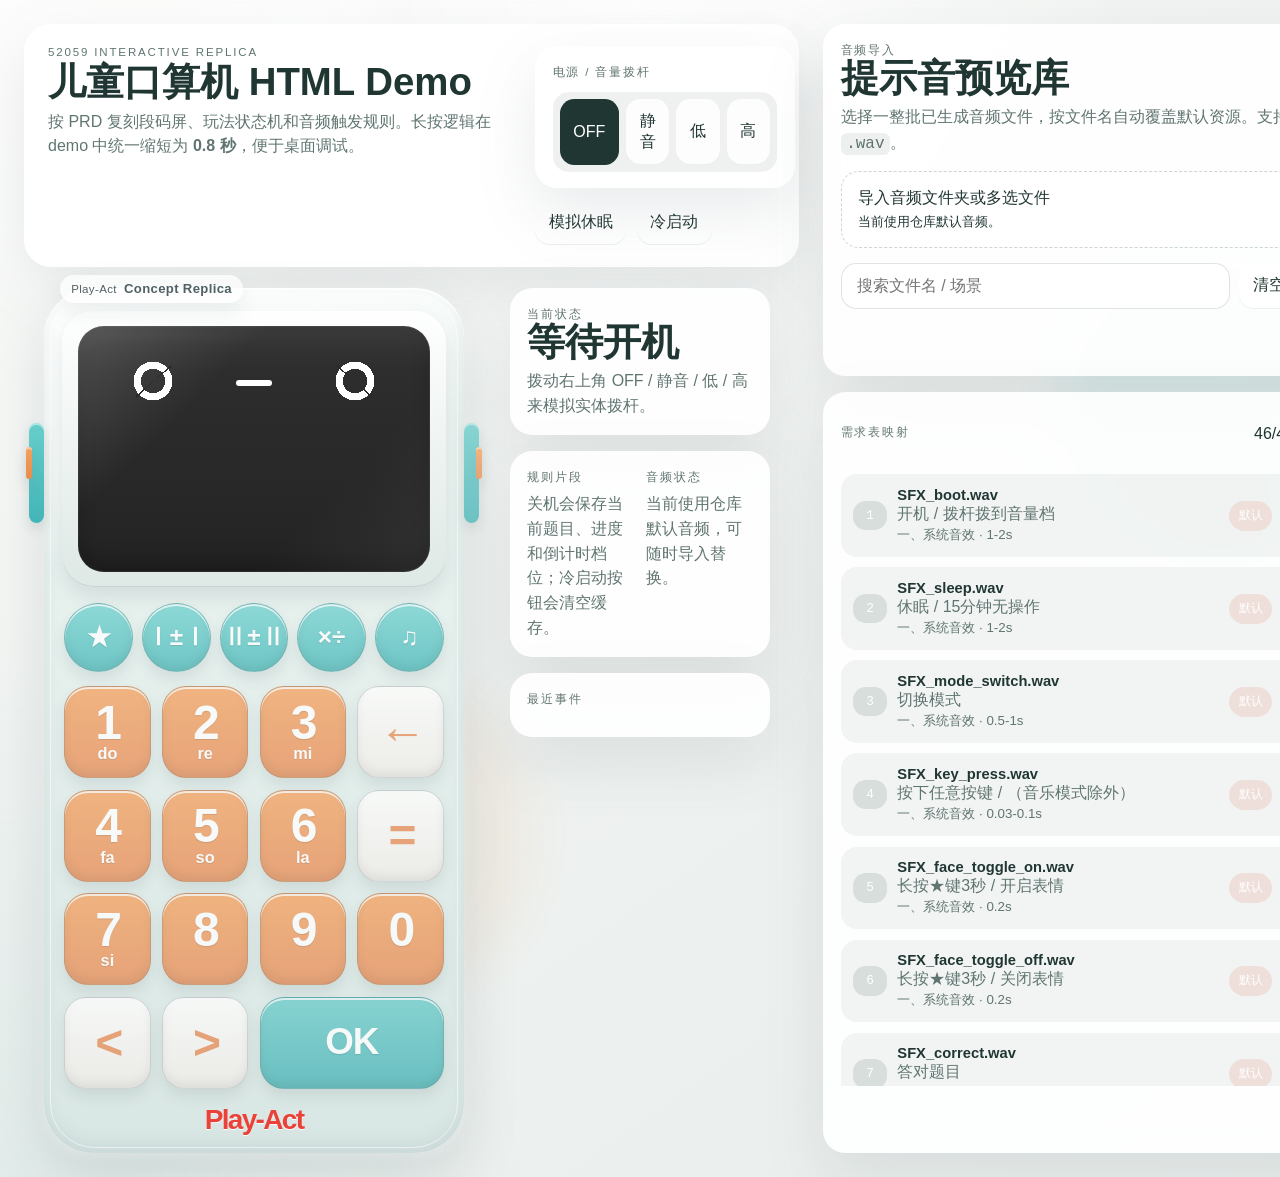
<file: demo/52059-toy/index.html>
<!DOCTYPE html>
<html lang="zh-CN">
  <head>
    <meta charset="UTF-8" />
    <meta name="viewport" content="width=device-width, initial-scale=1.0" />
    <title>儿童口算机 HTML Demo · 胡强斌 Chopper</title>
    <meta
      name="description"
      content="胡强斌 Chopper 使用 HTML/JS 构建的儿童口算机交互模拟器，复刻段码屏、玩法状态机和音频触发规则，用于产品研发评审。"
    />
    <link rel="canonical" href="https://me.chopperh.me/demo/52059-toy/" />
    <script type="application/ld+json">
      {
        "@context": "https://schema.org",
        "@type": "CreativeWork",
        "name": "儿童口算机 HTML Demo",
        "url": "https://me.chopperh.me/demo/52059-toy/",
        "author": {
          "@type": "Person",
          "name": "胡强斌",
          "alternateName": "Chopper",
          "url": "https://me.chopperh.me/"
        },
        "description": "儿童口算机交互模拟器，按 PRD 复刻段码屏、玩法状态机和音频触发规则，用于桌面调试与研发评审。",
        "keywords": ["AI 玩具", "产品原型", "交互模拟器", "HTML Demo"]
      }
    </script>
    <link rel="stylesheet" href="./styles.css" />
  </head>
  <body>
    <div class="ambient ambient-a"></div>
    <div class="ambient ambient-b"></div>
    <div class="ambient ambient-c"></div>

    <main class="app-shell">
      <section class="experience-column">
        <header class="topbar">
          <div>
            <p class="eyebrow">52059 Interactive Replica</p>
            <h1>儿童口算机 HTML Demo</h1>
            <p class="lead">
              按 PRD 复刻段码屏、玩法状态机和音频触发规则。长按逻辑在 demo
              中统一缩短为 <strong>0.8 秒</strong>，便于桌面调试。
            </p>
          </div>

          <div class="power-deck">
            <div class="power-card">
              <span class="card-label">电源 / 音量拨杆</span>
              <div class="volume-switch" id="volumeSwitch">
                <button data-volume="off" class="volume-stop is-active">OFF</button>
                <button data-volume="mute">静音</button>
                <button data-volume="low">低</button>
                <button data-volume="high">高</button>
              </div>
            </div>

            <div class="utility-actions">
              <button class="utility-button" id="sleepButton">模拟休眠</button>
              <button class="utility-button" id="coldBootButton">冷启动</button>
            </div>
          </div>
        </header>

        <section class="toy-stage">
          <article class="toy-shell" id="toyShell">
            <div class="toy-shell__badge">
              <span>Play-Act</span>
              <strong>Concept Replica</strong>
            </div>

            <div class="toy-side-decor toy-side-decor--left" aria-hidden="true">
              <span class="toy-side-decor__tab toy-side-decor__tab--teal"></span>
              <span class="toy-side-decor__tab toy-side-decor__tab--orange"></span>
            </div>

            <button class="toy-side-button" data-button="timer" title="倒计时 / 音乐模式">
              <span class="toy-side-button__tab"></span>
              <span class="toy-side-button__nub"></span>
            </button>

            <div class="display-bezel">
              <section class="lcd-screen" id="lcdScreen">
                <div class="sleep-mask" id="sleepMask">
                  <span>Sleeping</span>
                  <small>Press any key to wake</small>
                </div>

                <div class="face-row" id="faceRow">
                  <div class="eye eye-left" id="leftEye"></div>
                  <div class="mouth" id="mouth"></div>
                  <div class="eye eye-right" id="rightEye"></div>
                </div>

                <div class="status-row">
                  <div class="status-slot timer-slot" id="timerSlot">
                    <span class="status-glyph status-clock" aria-hidden="true"></span>
                    <span class="status-text" id="timerValue">--</span>
                  </div>

                  <div class="status-icons">
                    <div class="status-slot icon-slot" id="musicSlot">
                      <span class="status-glyph">♪</span>
                    </div>
                    <div class="status-slot icon-slot" id="gameSlot">
                      <span class="status-glyph">⚑</span>
                    </div>
                  </div>

                  <div class="status-slot progress-slot" id="progressSlot">
                    <span class="status-text" id="progressValue">0/50</span>
                  </div>
                </div>

                <div class="main-display" id="mainDisplay">
                  <div class="digit-cell" data-cell="D1"></div>
                  <div class="digit-cell" data-cell="D2"></div>
                  <div class="operator-cell" data-cell="OP1">
                    <span class="operator-glyph"></span>
                  </div>
                  <div class="digit-cell" data-cell="D3"></div>
                  <div class="digit-cell" data-cell="D4"></div>
                  <div class="operator-cell" data-cell="OP2">
                    <span class="operator-glyph"></span>
                  </div>
                  <div class="digit-cell wide" data-cell="D5"></div>
                  <div class="digit-cell wide" data-cell="D6"></div>
                  <div class="digit-cell wide" data-cell="D7"></div>
                </div>
              </section>
            </div>

            <section class="button-matrix">
              <div class="mode-row">
                <button class="toy-button toy-button--mode toy-button--round accent-mode" data-button="star">
                  <span class="toy-button__glyph">★</span>
                </button>
                <button class="toy-button toy-button--mode toy-button--round accent-mode" data-button="single">
                  <span class="toy-button__glyph">Ⅰ±Ⅰ</span>
                </button>
                <button class="toy-button toy-button--mode toy-button--round accent-mode" data-button="double">
                  <span class="toy-button__glyph">Ⅱ±Ⅱ</span>
                </button>
                <button class="toy-button toy-button--mode toy-button--round accent-mode" data-button="timesDivide">
                  <span class="toy-button__glyph">×÷</span>
                </button>
                <button class="toy-button toy-button--mode toy-button--round accent-mode" data-button="table99">
                  <span class="toy-button__glyph">♫</span>
                </button>
              </div>

              <div class="keypad-grid">
                <button class="toy-button toy-button--digit accent-number" data-button="digit-1">
                  <span class="toy-button__number">1</span>
                  <span class="toy-button__note">do</span>
                </button>
                <button class="toy-button toy-button--digit accent-number" data-button="digit-2">
                  <span class="toy-button__number">2</span>
                  <span class="toy-button__note">re</span>
                </button>
                <button class="toy-button toy-button--digit accent-number" data-button="digit-3">
                  <span class="toy-button__number">3</span>
                  <span class="toy-button__note">mi</span>
                </button>
                <button class="toy-button toy-button--function accent-white" data-button="backspace">
                  <span class="toy-button__glyph toy-button__glyph--function">←</span>
                </button>

                <button class="toy-button toy-button--digit accent-number" data-button="digit-4">
                  <span class="toy-button__number">4</span>
                  <span class="toy-button__note">fa</span>
                </button>
                <button class="toy-button toy-button--digit accent-number" data-button="digit-5">
                  <span class="toy-button__number">5</span>
                  <span class="toy-button__note">so</span>
                </button>
                <button class="toy-button toy-button--digit accent-number" data-button="digit-6">
                  <span class="toy-button__number">6</span>
                  <span class="toy-button__note">la</span>
                </button>
                <button class="toy-button toy-button--function accent-white" data-button="equal">
                  <span class="toy-button__glyph toy-button__glyph--function">=</span>
                </button>

                <button class="toy-button toy-button--digit accent-number" data-button="digit-7">
                  <span class="toy-button__number">7</span>
                  <span class="toy-button__note">si</span>
                </button>
                <button class="toy-button toy-button--digit accent-number" data-button="digit-8">
                  <span class="toy-button__number">8</span>
                  <span class="toy-button__note toy-button__note--empty">&nbsp;</span>
                </button>
                <button class="toy-button toy-button--digit accent-number" data-button="digit-9">
                  <span class="toy-button__number">9</span>
                  <span class="toy-button__note toy-button__note--empty">&nbsp;</span>
                </button>
                <button class="toy-button toy-button--digit accent-number" data-button="digit-0">
                  <span class="toy-button__number">0</span>
                  <span class="toy-button__note toy-button__note--empty">&nbsp;</span>
                </button>

                <button class="toy-button toy-button--function accent-white" data-button="less">
                  <span class="toy-button__glyph toy-button__glyph--function">&lt;</span>
                </button>
                <button class="toy-button toy-button--function accent-white" data-button="greater">
                  <span class="toy-button__glyph toy-button__glyph--function">&gt;</span>
                </button>
                <button class="toy-button toy-button--ok accent-ok" data-button="ok">
                  <span class="toy-button__ok">OK</span>
                </button>
              </div>
            </section>

            <div class="toy-logo" aria-hidden="true">Play-Act</div>
          </article>

          <aside class="info-column">
            <section class="info-card">
              <span class="card-label">当前状态</span>
              <h2 id="modeTitle">等待开机</h2>
              <p id="modeSubtitle">拨动右上角 OFF / 静音 / 低 / 高 来模拟实体拨杆。</p>
            </section>

            <section class="info-card split">
              <div>
                <span class="card-label">规则片段</span>
                <p id="ruleHint">休眠和关机会保存会话，冷启动会清空本地缓存。</p>
              </div>
              <div>
                <span class="card-label">音频状态</span>
                <p id="audioHint">默认读取仓库里已有的 52059 音频，可用右侧导入覆盖。</p>
              </div>
            </section>

            <section class="info-card">
              <span class="card-label">最近事件</span>
              <ul class="event-log" id="eventLog"></ul>
            </section>
          </aside>
        </section>
      </section>

      <aside class="audio-column">
        <section class="audio-card">
          <span class="card-label">音频导入</span>
          <h2>提示音预览库</h2>
          <p class="card-copy">
            选择一整批已生成音频文件，按文件名自动覆盖默认资源。支持
            <code>.mp3</code> / <code>.wav</code>。
          </p>

          <label class="file-drop">
            <input id="audioImport" type="file" multiple webkitdirectory />
            <span>导入音频文件夹或多选文件</span>
            <small id="audioImportSummary">当前使用仓库默认音频。</small>
          </label>

          <div class="audio-toolbar">
            <input id="audioSearch" type="search" placeholder="搜索文件名 / 场景" />
            <button class="utility-button" id="clearImportedAudio">清空导入覆盖</button>
          </div>
        </section>

        <section class="audio-card audio-card--table">
          <div class="audio-table-head">
            <span class="card-label">需求表映射</span>
            <p id="audioStats">加载中...</p>
          </div>
          <div class="audio-table" id="audioTable"></div>
        </section>
      </aside>
    </main>

    <script src="./audio-data.generated.js"></script>
    <script src="./app.js"></script>
  </body>
</html>
</file>
<file: demo/52059-toy/styles.css>
:root {
  --bg: #f4f5f3;
  --bg-deep: #dce5e4;
  --ink: #203633;
  --muted: #607571;
  --paper: rgba(255, 255, 255, 0.9);
  --toy-shell: #eef6f3;
  --toy-shell-deep: #d9e7e4;
  --toy-shadow: rgba(121, 137, 144, 0.24);
  --screen-bg: #2a2a2a;
  --screen-bg-deep: #1f1f1f;
  --segment-off: rgba(255, 255, 255, 0.12);
  --segment-on: #ffffff;
  --accent-red: #ea4239;
  --accent-teal: #59c0bf;
  --accent-teal-deep: #3eaab0;
  --accent-orange: #f5a05c;
  --accent-orange-deep: #e98a52;
  --accent-white: #fffdfa;
  --button-border: rgba(41, 57, 65, 0.24);
  --panel-shadow: 0 24px 60px rgba(107, 123, 130, 0.15);
  --mono: "Menlo", "Monaco", monospace;
  --sans: "Avenir Next Rounded", "Avenir Next", "Trebuchet MS", "Gill Sans", sans-serif;
}

* {
  box-sizing: border-box;
}

body {
  margin: 0;
  min-height: 100vh;
  font-family: var(--sans);
  color: var(--ink);
  background:
    radial-gradient(circle at top center, rgba(255, 255, 255, 0.95), transparent 36%),
    radial-gradient(circle at bottom left, rgba(172, 213, 210, 0.18), transparent 30%),
    linear-gradient(145deg, #f9faf8, #eff2f0 46%, #e9eeec);
  overflow-x: hidden;
}

button,
input {
  font: inherit;
}

.ambient {
  position: fixed;
  border-radius: 999px;
  pointer-events: none;
  filter: blur(22px);
  opacity: 0.62;
}

.ambient-a {
  width: 32rem;
  height: 32rem;
  background: rgba(255, 255, 255, 0.82);
  left: -8rem;
  top: -12rem;
}

.ambient-b {
  width: 20rem;
  height: 20rem;
  background: rgba(88, 192, 191, 0.18);
  right: -6rem;
  top: 16rem;
}

.ambient-c {
  width: 22rem;
  height: 22rem;
  background: rgba(245, 160, 92, 0.14);
  left: 14%;
  bottom: -7rem;
}

.app-shell {
  position: relative;
  display: grid;
  grid-template-columns: minmax(0, 1.7fr) minmax(320px, 0.95fr);
  gap: 1.5rem;
  padding: 1.5rem;
}

.experience-column,
.audio-column {
  min-width: 0;
}

.topbar {
  display: flex;
  justify-content: space-between;
  gap: 1.5rem;
  padding: 1.4rem 1.5rem;
  border-radius: 1.7rem;
  background: var(--paper);
  box-shadow: var(--panel-shadow);
  backdrop-filter: blur(12px);
}

.eyebrow,
.card-label {
  margin: 0 0 0.25rem;
  font-size: 0.72rem;
  letter-spacing: 0.16em;
  text-transform: uppercase;
  color: var(--muted);
}

.topbar h1,
.audio-card h2,
.info-card h2 {
  margin: 0;
  font-size: clamp(1.4rem, 3vw, 2.6rem);
  line-height: 1.04;
}

.lead,
.card-copy,
.info-card p {
  margin: 0.45rem 0 0;
  color: var(--muted);
  line-height: 1.55;
}

.power-deck {
  display: grid;
  gap: 0.75rem;
  min-width: 240px;
}

.power-card,
.info-card,
.audio-card {
  padding: 1rem 1.1rem;
  border-radius: 1.4rem;
  background: var(--paper);
  box-shadow: var(--panel-shadow);
  backdrop-filter: blur(12px);
}

.volume-switch {
  display: grid;
  grid-template-columns: repeat(4, 1fr);
  gap: 0.45rem;
  margin-top: 0.7rem;
  padding: 0.45rem;
  border-radius: 1rem;
  background: rgba(31, 67, 53, 0.07);
}

.volume-switch button,
.utility-button,
.toy-button {
  border: 0;
  cursor: pointer;
  transition:
    transform 160ms ease,
    box-shadow 160ms ease,
    background 160ms ease,
    color 160ms ease,
    opacity 160ms ease;
}

.volume-switch button,
.utility-button {
  padding: 0.75rem 0.85rem;
  border-radius: 0.9rem;
  background: rgba(255, 255, 255, 0.84);
  color: var(--ink);
  box-shadow: inset 0 -1px 0 rgba(31, 67, 53, 0.08);
}

.volume-switch button.is-active {
  background: var(--ink);
  color: white;
}

.utility-actions {
  display: flex;
  gap: 0.65rem;
}

.utility-button:hover,
.volume-switch button:hover,
.toy-button:hover,
.file-drop:hover {
  transform: translateY(-1px);
}

.toy-stage {
  display: grid;
  grid-template-columns: minmax(360px, 460px) minmax(260px, 0.72fr);
  gap: 1.6rem;
  align-items: start;
  margin-top: 1.3rem;
}

.toy-shell {
  position: relative;
  width: min(100%, 420px);
  margin: 0 auto;
  padding: 1.4rem 1.15rem 1.1rem;
  border-radius: 3.1rem;
  background:
    linear-gradient(160deg, rgba(255, 255, 255, 0.96) 0%, rgba(255, 255, 255, 0.48) 18%, transparent 28%),
    linear-gradient(180deg, var(--toy-shell), var(--toy-shell-deep));
  box-shadow:
    inset 0 2px 0 rgba(255, 255, 255, 0.9),
    inset 0 -10px 16px rgba(141, 159, 165, 0.18),
    0 24px 52px var(--toy-shadow),
    0 4px 10px rgba(255, 255, 255, 0.58);
}

.toy-shell::before {
  content: "";
  position: absolute;
  inset: 0.35rem;
  border-radius: 2.8rem;
  border: 1px solid rgba(255, 255, 255, 0.56);
  pointer-events: none;
}

.toy-shell__badge {
  position: absolute;
  top: -0.8rem;
  left: 1rem;
  display: inline-flex;
  align-items: baseline;
  gap: 0.45rem;
  padding: 0.38rem 0.7rem;
  border-radius: 999px;
  color: rgba(42, 62, 68, 0.82);
  background: rgba(255, 255, 255, 0.72);
  box-shadow: 0 10px 20px rgba(116, 128, 134, 0.12);
  font-size: 0.72rem;
  letter-spacing: 0.03em;
  z-index: 4;
}

.toy-shell__badge strong {
  font-size: 0.82rem;
}

.toy-side-decor,
.toy-side-button {
  position: absolute;
  top: 8.4rem;
  z-index: 3;
}

.toy-side-decor--left {
  left: -0.92rem;
  width: 1.5rem;
  pointer-events: none;
}

.toy-side-decor__tab {
  position: absolute;
  display: block;
  border-radius: 999px;
  box-shadow:
    inset 0 2px 0 rgba(255, 255, 255, 0.45),
    0 6px 12px rgba(114, 128, 134, 0.22);
}

.toy-side-decor__tab--teal {
  top: 0;
  left: 0;
  width: 0.95rem;
  height: 6.3rem;
  background: linear-gradient(180deg, #67ceca, #43b4b7);
}

.toy-side-decor__tab--orange {
  top: 1.55rem;
  left: -0.22rem;
  width: 0.36rem;
  height: 2rem;
  background: linear-gradient(180deg, #f5a15c, #e68b4d);
}

.toy-side-button {
  right: -0.92rem;
  min-height: 0;
  padding: 0;
  background: transparent;
  border: 0;
  cursor: pointer;
  transition: transform 160ms ease, opacity 160ms ease;
}

.toy-side-button__tab,
.toy-side-button__nub {
  display: block;
  border-radius: 999px;
  box-shadow:
    inset 0 2px 0 rgba(255, 255, 255, 0.45),
    0 6px 12px rgba(114, 128, 134, 0.22);
}

.toy-side-button__tab {
  width: 0.95rem;
  height: 6.3rem;
  background: linear-gradient(180deg, #67ceca, #43b4b7);
}

.toy-side-button__nub {
  position: absolute;
  top: 1.55rem;
  right: -0.22rem;
  width: 0.36rem;
  height: 2rem;
  background: linear-gradient(180deg, #f5a15c, #e68b4d);
}

.display-bezel {
  position: relative;
  padding: 0.95rem;
  border-radius: 2rem;
  background:
    linear-gradient(180deg, rgba(255, 255, 255, 0.92), rgba(222, 232, 229, 0.96));
  box-shadow:
    inset 0 2px 0 rgba(255, 255, 255, 0.95),
    inset 0 -1px 0 rgba(145, 161, 166, 0.3),
    0 10px 18px rgba(126, 142, 150, 0.18);
}

.lcd-screen {
  position: relative;
  min-height: 246px;
  padding: 0.92rem 0.96rem 0.78rem;
  overflow: hidden;
  border-radius: 1.62rem;
  background:
    linear-gradient(180deg, rgba(255, 255, 255, 0.08), transparent 18%),
    linear-gradient(180deg, var(--screen-bg), var(--screen-bg-deep));
  box-shadow:
    inset 0 0 0 1px rgba(255, 255, 255, 0.06),
    inset 0 14px 20px rgba(255, 255, 255, 0.02),
    inset 0 -12px 18px rgba(0, 0, 0, 0.22);
}

.lcd-screen.is-off {
  background:
    linear-gradient(180deg, rgba(255, 255, 255, 0.04), transparent 18%),
    linear-gradient(180deg, #303030, #232323);
}

.toy-shell.is-off .toy-button,
.toy-shell.is-off .toy-side-button {
  opacity: 0.74;
}

.lcd-screen::before {
  content: "";
  position: absolute;
  inset: 0;
  background: linear-gradient(135deg, rgba(255, 255, 255, 0.16), transparent 32%, transparent 70%, rgba(255, 255, 255, 0.06));
  pointer-events: none;
}

.sleep-mask {
  position: absolute;
  inset: 0;
  display: none;
  align-items: center;
  justify-content: center;
  flex-direction: column;
  gap: 0.4rem;
  background: rgba(17, 34, 28, 0.82);
  color: rgba(238, 247, 228, 0.95);
  letter-spacing: 0.08em;
  z-index: 3;
}

.sleep-mask.is-visible {
  display: flex;
}

.sleep-mask span {
  font-size: 1.45rem;
}

.sleep-mask small {
  opacity: 0.74;
}

.face-row {
  display: grid;
  grid-template-columns: 1fr auto 1fr;
  align-items: center;
  gap: 0.32rem;
  min-height: 82px;
  margin-bottom: 0.58rem;
  padding: 0 0.15rem;
}

.eye,
.mouth {
  position: relative;
  justify-self: center;
}

.eye {
  width: 64px;
  height: 48px;
}

.eye::before,
.eye::after,
.mouth::before,
.mouth::after {
  content: "";
  position: absolute;
}

.face-row.mood-idle .eye::before {
  inset: 2px 7px;
  border-radius: 50%;
  background:
    conic-gradient(from -24deg, transparent 0 72deg, var(--screen-bg) 72deg 77deg, transparent 77deg 248deg, var(--screen-bg) 248deg 253deg, transparent 253deg 360deg),
    radial-gradient(circle at center, transparent 0 37%, var(--segment-on) 37% 58%, transparent 58%);
}

.face-row.mood-idle .eye::after {
  display: none;
}

.face-row.mood-idle .eye-right::before {
  transform: scaleX(-1);
}

.face-row.mood-happy .eye,
.face-row.mood-sad .eye {
  width: 58px;
  height: 34px;
}

.face-row.mood-happy .eye::before,
.face-row.mood-sad .eye::before {
  left: 5px;
  right: 5px;
  border: 7px solid var(--segment-on);
}

.face-row.mood-happy .eye::before {
  top: 4px;
  bottom: 2px;
  border-bottom: 0;
  border-radius: 999px 999px 0 0 / 100% 100% 0 0;
}

.face-row.mood-happy .eye-left::before {
  transform: rotate(-5deg);
}

.face-row.mood-happy .eye-right::before {
  transform: rotate(5deg);
}

.face-row.mood-sad .eye::before {
  top: 0;
  bottom: 5px;
  border-top: 0;
  border-radius: 0 0 999px 999px / 0 0 100% 100%;
}

.face-row.mood-sad .eye-left::before {
  transform: rotate(-10deg);
  transform-origin: center top;
}

.face-row.mood-sad .eye-right::before {
  transform: rotate(10deg);
  transform-origin: center top;
}

.mouth {
  width: 76px;
  height: 36px;
}

.face-row.mood-idle .mouth::before {
  left: 20px;
  right: 20px;
  top: 17px;
  height: 6px;
  border-radius: 999px;
  background: var(--segment-on);
}

.face-row.mood-happy .mouth::before,
.face-row.mood-sad .mouth::before {
  border-radius: 999px;
}

.face-row.mood-happy .mouth::before {
  left: 8px;
  right: 8px;
  top: 1px;
  height: 24px;
  border: 6px solid transparent;
  border-bottom-color: var(--segment-on);
}

.face-row.mood-sad .mouth::before {
  left: 24px;
  right: 24px;
  top: 14px;
  height: 12px;
  border: 5px solid transparent;
  border-top-color: var(--segment-on);
}

.face-row.is-hidden {
  opacity: 0;
}

.status-row {
  display: grid;
  grid-template-columns: 1fr auto 1fr;
  align-items: center;
  gap: 0.42rem;
  min-height: 26px;
  margin-bottom: 0.94rem;
  padding: 0 0.08rem;
  font-family: var(--mono);
  color: var(--segment-on);
}

.status-slot {
  display: inline-flex;
  align-items: center;
  gap: 0.28rem;
  min-height: 24px;
  opacity: 0;
}

.status-slot.is-visible {
  opacity: 1;
}

.status-icons {
  display: flex;
  gap: 0.6rem;
}

.status-glyph {
  position: relative;
  display: inline-flex;
  align-items: center;
  justify-content: center;
  width: 0.92rem;
  height: 0.92rem;
  font-size: 0.86rem;
  line-height: 1;
}

.status-clock {
  color: transparent;
}

.status-clock::before {
  content: "";
  position: absolute;
  inset: 0;
  border: 2px solid var(--segment-on);
  border-radius: 50%;
  box-sizing: border-box;
}

.status-clock::after {
  content: "";
  position: absolute;
  inset: 0;
  background:
    linear-gradient(var(--segment-on), var(--segment-on)) 50% 24% / 2px 5px no-repeat,
    linear-gradient(var(--segment-on), var(--segment-on)) 63% 55% / 4px 2px no-repeat;
}

.status-text {
  min-width: 3ch;
  font-size: 0.98rem;
  letter-spacing: -0.08em;
}

.progress-slot {
  justify-self: end;
  min-width: 3.8ch;
}

.main-display {
  display: grid;
  grid-template-columns: repeat(2, minmax(0, 1fr)) 0.66fr repeat(2, minmax(0, 1fr)) 0.66fr repeat(3, minmax(0, 1.06fr));
  gap: 0.14rem;
  align-items: end;
  padding: 0 0.06rem 0.08rem;
}

.digit-cell,
.operator-cell {
  position: relative;
  height: 70px;
}

.digit-cell.wide {
  height: 76px;
}

.seg {
  position: absolute;
  background: var(--segment-off);
  transition: background 120ms ease, opacity 120ms ease;
  filter: drop-shadow(0 0 1px rgba(255, 255, 255, 0.18));
}

.digit-cell.is-on .seg,
.digit-cell .seg.is-on {
  background: var(--segment-on);
}

.seg-a,
.seg-d,
.seg-g {
  left: 20%;
  width: 60%;
  height: 7px;
  clip-path: polygon(10% 0, 90% 0, 100% 50%, 90% 100%, 10% 100%, 0 50%);
}

.seg-a {
  top: 0;
}

.seg-g {
  top: calc(50% - 5px);
}

.seg-d {
  bottom: 0;
}

.seg-b,
.seg-c,
.seg-e,
.seg-f {
  width: 7px;
  height: 35%;
  clip-path: polygon(0 10%, 50% 0, 100% 10%, 100% 90%, 50% 100%, 0 90%);
}

.seg-b {
  top: 6%;
  right: 0;
}

.seg-c {
  bottom: 6%;
  right: 0;
}

.seg-e {
  bottom: 6%;
  left: 0;
}

.seg-f {
  top: 6%;
  left: 0;
}

.digit-cell.is-blank .seg {
  opacity: 0.12;
}

.digit-cell.is-hidden .seg,
.operator-cell.is-hidden .operator-glyph {
  opacity: 0;
}

.digit-cell.is-blinking .seg.is-on,
.status-slot.is-blinking,
.digit-cell.is-cursor::after {
  animation: blink 0.5s steps(2, jump-none) infinite;
}

.digit-cell.is-cursor::after {
  content: "";
  position: absolute;
  left: 20%;
  right: 20%;
  bottom: -1px;
  height: 6px;
  border-radius: 999px;
  background: var(--segment-on);
}

.operator-cell {
  display: grid;
  place-items: center;
}

.operator-glyph {
  font-family: var(--mono);
  font-size: 1.96rem;
  font-weight: 800;
  letter-spacing: -0.08em;
  color: var(--segment-on);
  text-shadow: 0 0 5px rgba(255, 255, 255, 0.08);
}

.button-matrix {
  display: grid;
  gap: 0.88rem;
  margin-top: 1.02rem;
  padding: 0 0.12rem;
}

.mode-row {
  display: grid;
  grid-template-columns: repeat(5, minmax(0, 1fr));
  gap: 0.55rem;
}

.keypad-grid {
  display: grid;
  grid-template-columns: repeat(4, minmax(0, 1fr));
  gap: 0.72rem;
}

.toy-button {
  position: relative;
  display: grid;
  place-items: center;
  min-height: 68px;
  padding: 0.55rem;
  border: 1px solid var(--button-border);
  border-radius: 1.4rem;
  background: linear-gradient(180deg, rgba(255, 255, 255, 0.94), rgba(255, 255, 255, 0.44));
  color: white;
  font-weight: 800;
  text-shadow: 0 1px 1px rgba(0, 0, 0, 0.15);
  box-shadow:
    inset 0 2px 0 rgba(255, 255, 255, 0.78),
    inset 0 -5px 10px rgba(0, 0, 0, 0.08),
    0 8px 14px rgba(96, 111, 118, 0.18);
}

.toy-button--mode {
  aspect-ratio: 1;
  min-height: 0;
  border-radius: 999px;
  padding: 0;
}

.toy-button--digit {
  min-height: 92px;
  align-content: center;
  gap: 0.08rem;
  border-radius: 1.52rem;
}

.toy-button--function {
  min-height: 92px;
  border-radius: 1.38rem;
}

.toy-button--ok {
  min-height: 92px;
  grid-column: 3 / span 2;
  border-radius: 1.52rem;
}

.accent-mode {
  background: linear-gradient(180deg, #6fd1cf, #45b8b8);
}

.accent-number {
  background: linear-gradient(180deg, var(--accent-orange), var(--accent-orange-deep));
}

.accent-white {
  background: linear-gradient(180deg, #fffefd, #f1ece8);
  color: var(--accent-orange-deep);
  text-shadow: none;
}

.accent-ok {
  background: linear-gradient(180deg, #69cbca, #43b1b4);
}

.toy-button__glyph {
  font-size: 1.52rem;
  line-height: 1;
}

.toy-button__glyph--function {
  font-size: 3rem;
  line-height: 0.9;
  font-weight: 900;
  letter-spacing: -0.08em;
}

.toy-button__number {
  font-size: 3rem;
  line-height: 0.85;
  letter-spacing: -0.05em;
}

.toy-button__note {
  font-size: 1.02rem;
  line-height: 1;
  text-transform: lowercase;
}

.toy-button__note--empty {
  opacity: 0.22;
}

.toy-button__ok {
  font-size: 2.3rem;
  line-height: 1;
  letter-spacing: -0.03em;
}

.toy-button.is-pressed,
.utility-button.is-pressed {
  transform: translateY(2px) scale(0.99);
  box-shadow:
    inset 0 2px 0 rgba(41, 57, 65, 0.1),
    0 4px 8px rgba(96, 111, 118, 0.16);
}

.toy-side-button.is-pressed {
  transform: translateY(2px) scale(0.99);
}

.toy-side-button.is-pressed .toy-side-button__tab,
.toy-side-button.is-pressed .toy-side-button__nub {
  box-shadow:
    inset 0 2px 0 rgba(41, 57, 65, 0.1),
    0 4px 8px rgba(96, 111, 118, 0.16);
}

.toy-logo {
  margin-top: 0.95rem;
  text-align: center;
  font-size: 1.75rem;
  font-weight: 900;
  color: var(--accent-red);
  letter-spacing: -0.06em;
  text-shadow: 0 1px 0 rgba(255, 255, 255, 0.92);
}

.info-column {
  display: grid;
  gap: 1rem;
  align-content: start;
}

.info-card.split {
  display: grid;
  grid-template-columns: repeat(2, minmax(0, 1fr));
  gap: 0.8rem;
}

.event-log {
  display: grid;
  gap: 0.55rem;
  padding: 0;
  margin: 0.9rem 0 0;
  list-style: none;
}

.event-log li {
  padding: 0.7rem 0.8rem;
  border-radius: 0.95rem;
  background: rgba(31, 67, 53, 0.06);
  color: var(--muted);
  line-height: 1.45;
}

.audio-column {
  display: grid;
  gap: 1rem;
}

.file-drop {
  display: grid;
  gap: 0.25rem;
  margin-top: 0.9rem;
  padding: 1rem;
  border: 1px dashed rgba(31, 67, 53, 0.22);
  border-radius: 1.1rem;
  background: rgba(255, 255, 255, 0.56);
  cursor: pointer;
}

.file-drop input {
  display: none;
}

.audio-toolbar {
  display: grid;
  grid-template-columns: minmax(0, 1fr) auto;
  gap: 0.6rem;
  margin-top: 0.9rem;
}

.audio-toolbar input {
  width: 100%;
  padding: 0.82rem 0.95rem;
  border: 1px solid rgba(31, 67, 53, 0.14);
  border-radius: 0.95rem;
  background: rgba(255, 255, 255, 0.78);
}

.audio-card--table {
  min-height: 560px;
}

.audio-table-head {
  display: flex;
  align-items: center;
  justify-content: space-between;
  gap: 1rem;
  margin-bottom: 0.85rem;
}

.audio-table {
  display: grid;
  gap: 0.65rem;
  max-height: calc(100vh - 18rem);
  overflow: auto;
  padding-right: 0.25rem;
}

.audio-row {
  display: grid;
  grid-template-columns: auto 1fr auto auto;
  gap: 0.65rem;
  align-items: center;
  padding: 0.8rem;
  border-radius: 1rem;
  background: rgba(31, 67, 53, 0.05);
}

.audio-row__badge {
  min-width: 2.1rem;
  padding: 0.45rem 0.55rem;
  border-radius: 0.8rem;
  text-align: center;
  background: rgba(31, 67, 53, 0.12);
  color: var(--segment-on);
  font-family: var(--mono);
  font-size: 0.8rem;
}

.audio-row__meta strong,
.audio-row__meta span,
.audio-row__meta small {
  display: block;
}

.audio-row__meta strong {
  font-size: 0.92rem;
}

.audio-row__meta span,
.audio-row__meta small {
  color: var(--muted);
  line-height: 1.4;
}

.audio-row__status {
  padding: 0.4rem 0.6rem;
  border-radius: 999px;
  font-size: 0.78rem;
  background: rgba(31, 67, 53, 0.1);
  color: var(--segment-on);
}

.audio-row__play {
  padding: 0.62rem 0.85rem;
  border-radius: 0.9rem;
  background: var(--ink);
  color: white;
}

.audio-row__play:disabled {
  opacity: 0.45;
  cursor: not-allowed;
}

.audio-row.is-missing {
  opacity: 0.6;
}

.audio-row.is-imported .audio-row__status {
  background: rgba(88, 167, 155, 0.18);
}

.audio-row.is-default .audio-row__status {
  background: rgba(223, 110, 88, 0.16);
}

code {
  padding: 0.15rem 0.35rem;
  border-radius: 0.4rem;
  background: rgba(31, 67, 53, 0.08);
  font-family: var(--mono);
}

@keyframes blink {
  0%,
  49% {
    opacity: 1;
  }
  50%,
  100% {
    opacity: 0.24;
  }
}

@media (max-width: 1180px) {
  .app-shell,
  .toy-stage {
    grid-template-columns: 1fr;
  }

  .audio-table {
    max-height: none;
  }
}

@media (max-width: 720px) {
  .app-shell {
    padding: 1rem;
  }

  .topbar {
    flex-direction: column;
  }

  .toy-shell {
    width: min(100%, 390px);
  }

  .mode-row,
  .keypad-grid {
    gap: 0.58rem;
  }

  .toy-button--digit,
  .toy-button--function,
  .toy-button--ok {
    min-height: 82px;
  }

  .toy-button__number,
  .toy-button__glyph--function {
    font-size: 2.55rem;
  }

  .toy-button__ok {
    font-size: 2rem;
  }

  .info-card.split,
  .audio-toolbar {
    grid-template-columns: 1fr;
  }

  .main-display {
    gap: 0.18rem;
  }
}
</file>
